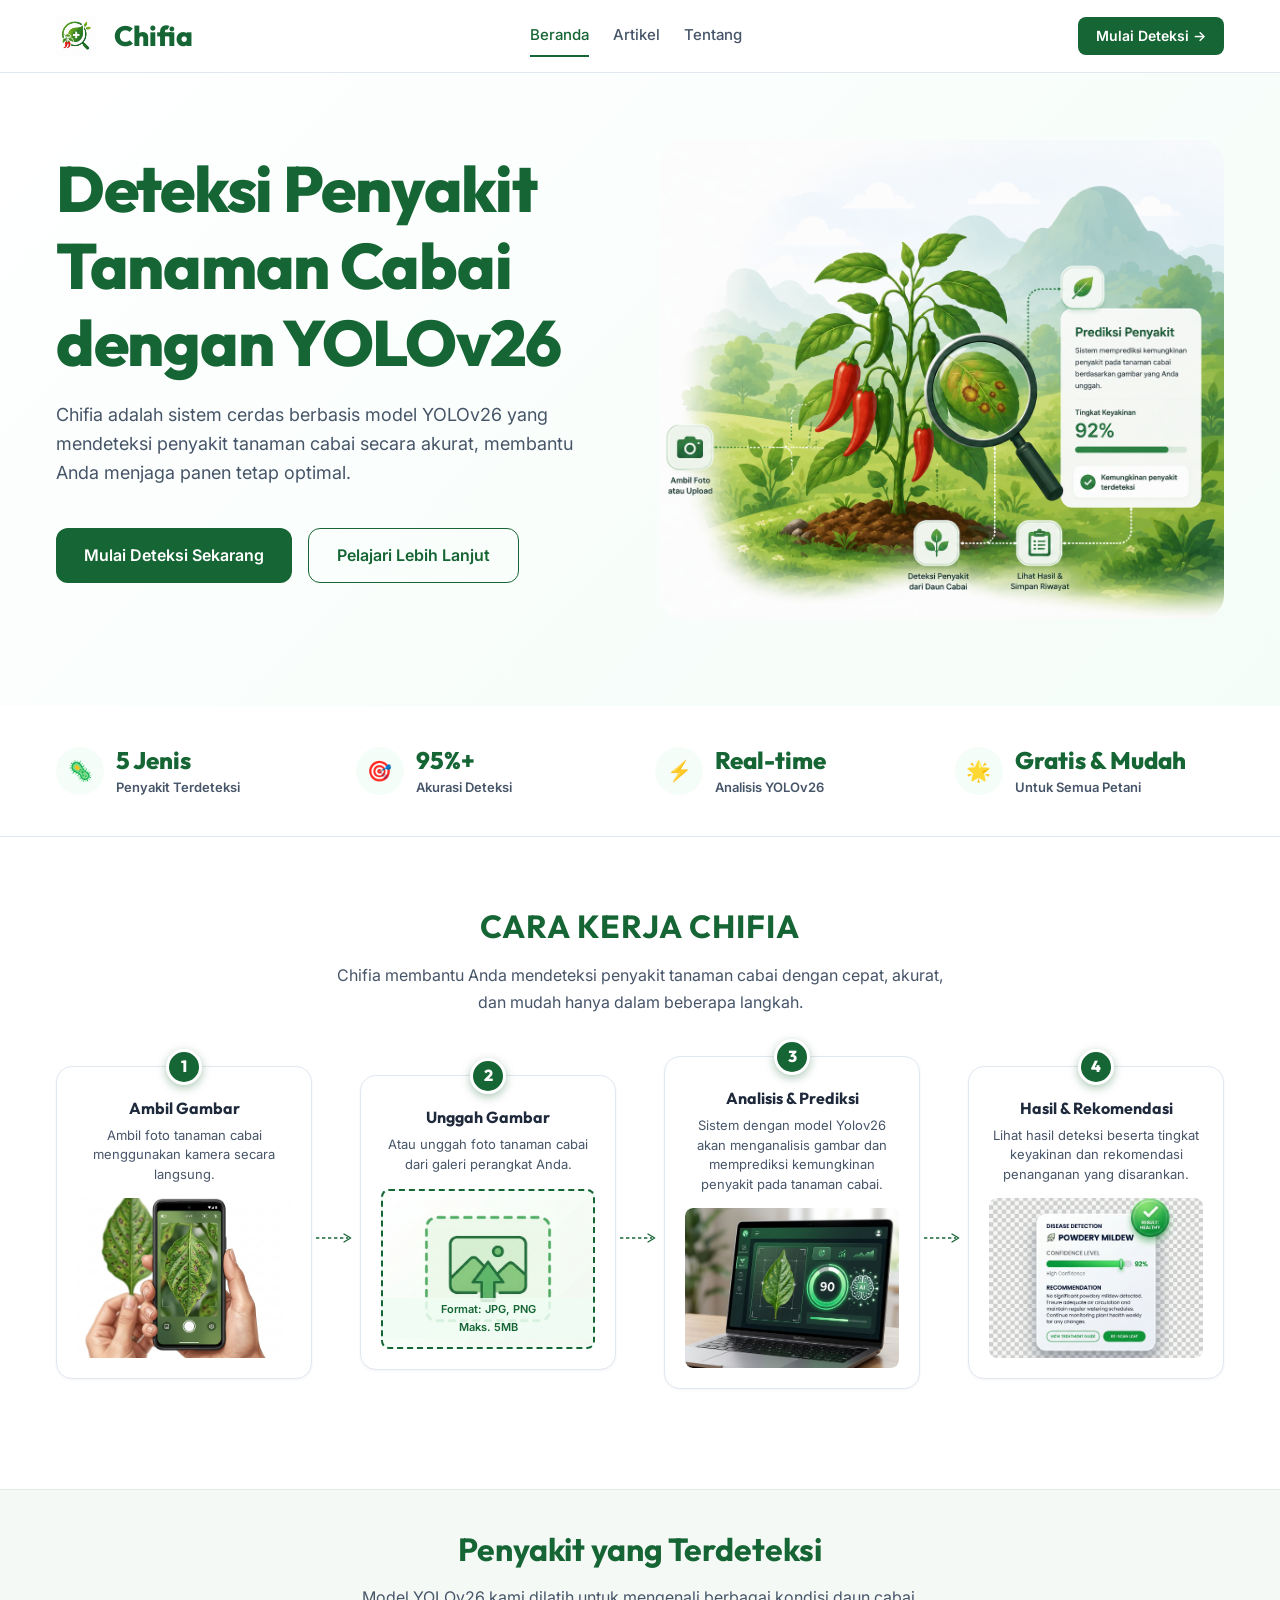
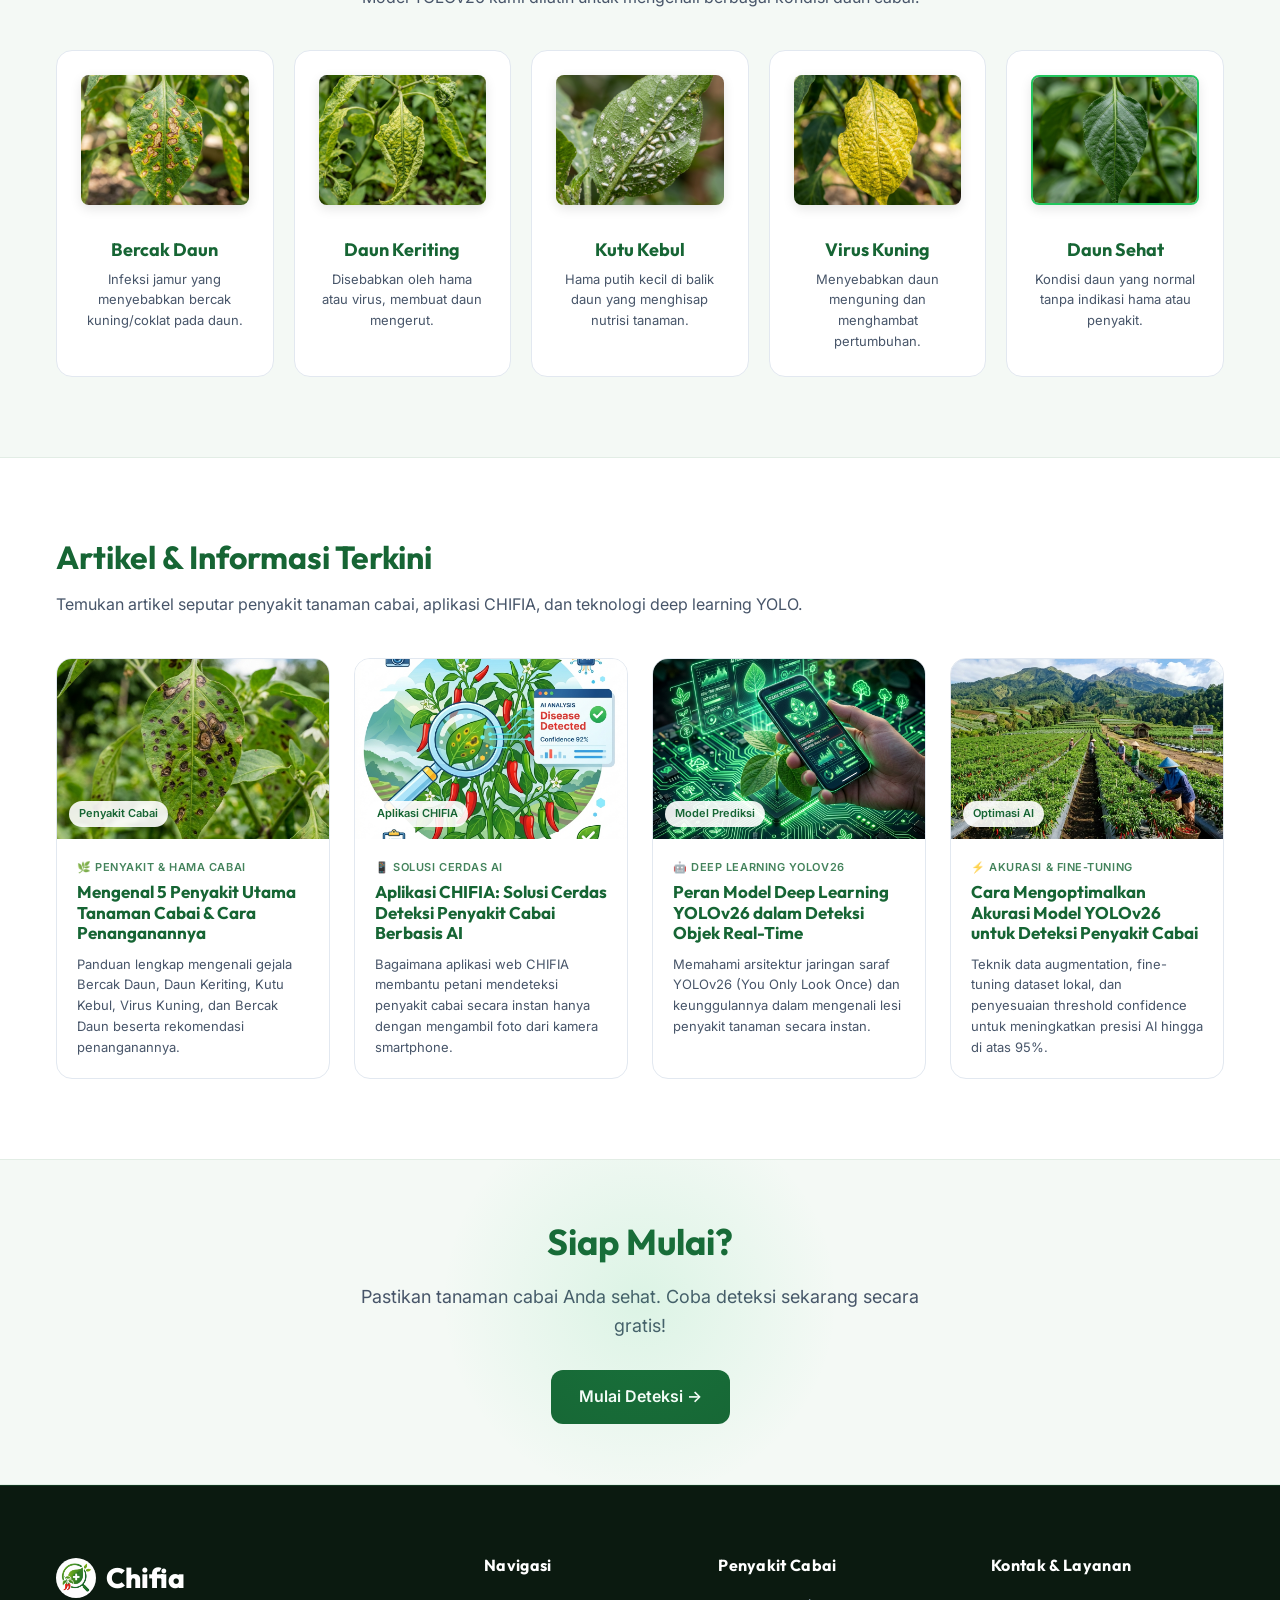
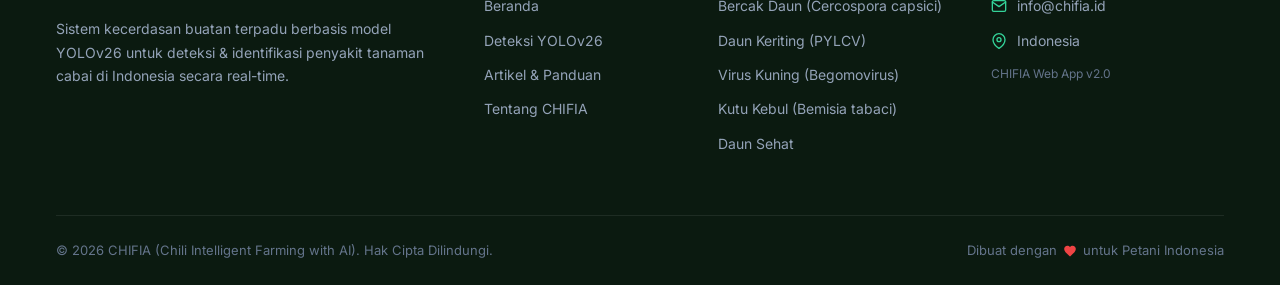
<file: templates/index.html>
<!DOCTYPE html>
<html lang="id">
<head>
  <meta charset="UTF-8"/>
  <meta name="viewport" content="width=device-width, initial-scale=1.0"/>
  <title>CHIFIA — Deteksi Penyakit Tanaman Cabai dengan YOLOv26</title>
  <meta name="description" content="Sistem deteksi penyakit tanaman cabai berbasis YOLOv26. Cepat, akurat, dan mudah digunakan."/>
  <link rel="preconnect" href="https://fonts.googleapis.com"/>
  <link href="https://fonts.googleapis.com/css2?family=Inter:wght@400;500;600;700&family=Outfit:wght@500;600;700;800&display=swap" rel="stylesheet"/>
  <link rel="stylesheet" href="/static/css/landing.css"/>
</head>
<body>
  <!-- NAVBAR -->
  <nav class="navbar">
    <div class="container nav-inner">
      <a href="/" class="nav-brand">
        <div class="brand-logo">
          <img src="/static/img/logo_chifia.png" alt="Chifia Logo" style="width:40px;height:40px;object-fit:contain;"/>
          <span style="font-size:28px; font-weight:800; margin-left:8px;">Chifia</span>
        </div>
      </a>
      <div class="nav-links">
        <a href="/" class="nav-link active">Beranda</a>
        <a href="/#artikel" class="nav-link">Artikel</a>
        <a href="/about" class="nav-link">Tentang</a>
      </div>
      <div class="nav-right">
        <a href="/deteksi" class="btn btn-primary nav-cta">Mulai Deteksi &rarr;</a>
        <button class="nav-hamburger" onclick="toggleMobileMenu()">
          <svg width="24" height="24" viewBox="0 0 24 24" fill="none" stroke="currentColor" stroke-width="2"><path d="M3 12h18M3 6h18M3 18h18"/></svg>
        </button>
      </div>
    </div>
  </nav>

  <!-- MOBILE MENU -->
  <div class="mobile-menu" id="mobileMenu">
    <a href="/" class="mobile-link active">Beranda</a>
    <a href="/#artikel" class="mobile-link">Artikel</a>
    <a href="/about" class="mobile-link">Tentang</a>
    <div class="mobile-cta">
      <a href="/deteksi" class="btn btn-primary">Mulai Deteksi &rarr;</a>
    </div>
  </div>

  <script>
    function toggleMobileMenu() {
      const menu = document.getElementById('mobileMenu');
      menu.classList.toggle('active');
    }
  </script>

  <!-- HERO SECTION -->
  <header class="hero">
    <div class="container hero-inner">
      <div class="hero-content">
        <h1 class="hero-title">Deteksi Penyakit<br/>Tanaman Cabai<br/>dengan YOLOv26</h1>
        <p class="hero-desc">
          Chifia adalah sistem cerdas berbasis model YOLOv26 yang mendeteksi penyakit tanaman cabai secara akurat, membantu Anda menjaga panen tetap optimal.
        </p>
        <div class="hero-actions">
          <a href="/deteksi" class="btn btn-primary btn-lg">Mulai Deteksi Sekarang</a>
          <a href="/about" class="btn btn-outline btn-lg">Pelajari Lebih Lanjut</a>
        </div>
      </div>
      <div class="hero-image">
        <img src="/static/img/hero.png" alt="Chifia YOLOv26 Detection" onerror="this.style.display='none'"/>
      </div>
    </div>
  </header>

  <!-- STATS BAR -->
  <section class="stats-bar">
    <div class="container stats-inner">
      <div class="stat-item">
        <div class="stat-icon">🦠</div>
        <div class="stat-content">
          <h4>5 Jenis</h4>
          <p>Penyakit Terdeteksi</p>
        </div>
      </div>
      <div class="stat-item">
        <div class="stat-icon">🎯</div>
        <div class="stat-content">
          <h4>95%+</h4>
          <p>Akurasi Deteksi</p>
        </div>
      </div>
      <div class="stat-item">
        <div class="stat-icon">⚡</div>
        <div class="stat-content">
          <h4>Real-time</h4>
          <p>Analisis YOLOv26</p>
        </div>
      </div>
      <div class="stat-item">
        <div class="stat-icon">🌟</div>
        <div class="stat-content">
          <h4>Gratis & Mudah</h4>
          <p>Untuk Semua Petani</p>
        </div>
      </div>
    </div>
  </section>

  <!-- HOW IT WORKS — Cara Kerja CHIFIA -->
  <section class="workflow-section" id="cara-kerja">
    <div class="container">
      <div class="section-header">
        <h2 class="workflow-title">CARA KERJA CHIFIA</h2>
        <p class="workflow-subtitle">Chifia membantu Anda mendeteksi penyakit tanaman cabai dengan cepat, akurat,<br/>dan mudah hanya dalam beberapa langkah.</p>
      </div>

      <!-- 4 Steps Grid -->
      <div class="how-steps-new">

        <!-- Step 1 -->
        <div class="how-step-new">
          <div class="step-badge">1</div>
          <h4 class="step-title-new">Ambil Gambar</h4>
          <p class="step-desc-new">Ambil foto tanaman cabai menggunakan kamera secara langsung.</p>
          <div class="step-visual">
            <img src="/static/img/step1_ambil.png" alt="Ambil Gambar dengan Kamera" onerror="this.style.display='none'"/>
          </div>
        </div>

        <!-- Arrow 1 -->
        <div class="step-arrow" aria-hidden="true">
          <svg viewBox="0 0 60 20" fill="none" xmlns="http://www.w3.org/2000/svg">
            <line x1="0" y1="10" x2="48" y2="10" stroke="#166534" stroke-width="2" stroke-dasharray="5 4"/>
            <polyline points="42,4 52,10 42,16" stroke="#166534" stroke-width="2" fill="none" stroke-linecap="round" stroke-linejoin="round"/>
          </svg>
        </div>

        <!-- Step 2 -->
        <div class="how-step-new">
          <div class="step-badge">2</div>
          <h4 class="step-title-new">Unggah Gambar</h4>
          <p class="step-desc-new">Atau unggah foto tanaman cabai dari galeri perangkat Anda.</p>
          <div class="step-visual step-visual-upload">
            <img src="/static/img/step2_unggah.png" alt="Unggah Gambar" onerror="this.style.display='none'"/>
            <div class="upload-label">Format: JPG, PNG<br/>Maks. 5MB</div>
          </div>
        </div>

        <!-- Arrow 2 -->
        <div class="step-arrow" aria-hidden="true">
          <svg viewBox="0 0 60 20" fill="none" xmlns="http://www.w3.org/2000/svg">
            <line x1="0" y1="10" x2="48" y2="10" stroke="#166534" stroke-width="2" stroke-dasharray="5 4"/>
            <polyline points="42,4 52,10 42,16" stroke="#166534" stroke-width="2" fill="none" stroke-linecap="round" stroke-linejoin="round"/>
          </svg>
        </div>

        <!-- Step 3 -->
        <div class="how-step-new">
          <div class="step-badge">3</div>
          <h4 class="step-title-new">Analisis &amp; Prediksi</h4>
          <p class="step-desc-new">Sistem dengan model Yolov26 akan menganalisis gambar dan memprediksi kemungkinan penyakit pada tanaman cabai.</p>
          <div class="step-visual">
            <img src="/static/img/step3_analisis.png" alt="Analisis AI" onerror="this.style.display='none'"/>
          </div>
        </div>

        <!-- Arrow 3 -->
        <div class="step-arrow" aria-hidden="true">
          <svg viewBox="0 0 60 20" fill="none" xmlns="http://www.w3.org/2000/svg">
            <line x1="0" y1="10" x2="48" y2="10" stroke="#166534" stroke-width="2" stroke-dasharray="5 4"/>
            <polyline points="42,4 52,10 42,16" stroke="#166534" stroke-width="2" fill="none" stroke-linecap="round" stroke-linejoin="round"/>
          </svg>
        </div>

        <!-- Step 4 -->
        <div class="how-step-new">
          <div class="step-badge">4</div>
          <h4 class="step-title-new">Hasil &amp; Rekomendasi</h4>
          <p class="step-desc-new">Lihat hasil deteksi beserta tingkat keyakinan dan rekomendasi penanganan yang disarankan.</p>
          <div class="step-visual">
            <img src="/static/img/step4_hasil.png" alt="Hasil Deteksi" onerror="this.style.display='none'"/>
          </div>
        </div>

      </div><!-- end .how-steps-new -->

    </div>
  </section>

  <!-- DISEASES SECTION -->
  <section class="diseases-section" style="padding: 40px 0 80px; background: #f4f9f5; border-top: 1px solid #e2ede5; border-bottom: 1px solid #e2ede5;">
    <div class="container">
      <div class="section-header">
        <h2>Penyakit yang Terdeteksi</h2>
        <p>Model YOLOv26 kami dilatih untuk mengenali berbagai kondisi daun cabai.</p>
      </div>
      <div class="disease-grid">
        <div class="disease-card">
          <div class="disease-icon">
            <img src="/static/img/daun_bercak.png" alt="Bercak Daun" style="width:100%;height:130px;border-radius:8px;object-fit:cover;box-shadow:0 4px 12px rgba(0,0,0,0.1);"/>
          </div>
          <h3>Bercak Daun</h3>
          <p>Infeksi jamur yang menyebabkan bercak kuning/coklat pada daun.</p>
        </div>
        <div class="disease-card">
          <div class="disease-icon">
            <img src="/static/img/daun_keriting.png" alt="Daun Keriting" style="width:100%;height:130px;border-radius:8px;object-fit:cover;box-shadow:0 4px 12px rgba(0,0,0,0.1);"/>
          </div>
          <h3>Daun Keriting</h3>
          <p>Disebabkan oleh hama atau virus, membuat daun mengerut.</p>
        </div>
        <div class="disease-card">
          <div class="disease-icon">
            <img src="/static/img/daun_kutu_kebul.png" alt="Kutu Kebul" style="width:100%;height:130px;border-radius:8px;object-fit:cover;box-shadow:0 4px 12px rgba(0,0,0,0.1);"/>
          </div>
          <h3>Kutu Kebul</h3>
          <p>Hama putih kecil di balik daun yang menghisap nutrisi tanaman.</p>
        </div>
        <div class="disease-card">
          <div class="disease-icon">
            <img src="/static/img/daun_virus_kuning.png" alt="Virus Kuning" style="width:100%;height:130px;border-radius:8px;object-fit:cover;box-shadow:0 4px 12px rgba(0,0,0,0.1);"/>
          </div>
          <h3>Virus Kuning</h3>
          <p>Menyebabkan daun menguning dan menghambat pertumbuhan.</p>
        </div>
        <div class="disease-card">
          <div class="disease-icon">
            <img src="/static/img/daun_sehat.png" alt="Daun Sehat" style="width:100%;height:130px;border-radius:8px;object-fit:cover;box-shadow:0 4px 12px rgba(0,0,0,0.1);border:2px solid #22C55E;"/>
          </div>
          <h3>Daun Sehat</h3>
          <p>Kondisi daun yang normal tanpa indikasi hama atau penyakit.</p>
        </div>
      </div>
    </div>
  </section>

  <!-- ARTICLES -->
  <section class="articles-section" id="artikel">
    <div class="container">
      <div class="section-header split">
        <div>
          <h2>Artikel &amp; Informasi Terkini</h2>
          <p>Temukan artikel seputar penyakit tanaman cabai, aplikasi CHIFIA, dan teknologi deep learning YOLO.</p>
        </div>
      </div>

      <div class="articles-grid">

        <!-- Artikel 1: Penyakit Cabai -->
        <a href="/artikel/1" class="article-card">
          <div class="article-img">
            <span class="article-tag">Penyakit Cabai</span>
            <img src="/static/img/article_anthracnose.png" alt="Penyakit Tanaman Cabai" onerror="this.src='/static/img/hero.png'"/>
          </div>
          <div class="article-content">
            <div class="article-source">🌿 Penyakit &amp; Hama Cabai</div>
            <h3>Mengenal 5 Penyakit Utama Tanaman Cabai &amp; Cara Penanganannya</h3>
            <p>Panduan lengkap mengenali gejala Bercak Daun, Daun Keriting, Kutu Kebul, Virus Kuning, dan Bercak Daun beserta rekomendasi penanganannya.</p>
          </div>
        </a>

        <!-- Artikel 2: Aplikasi CHIFIA -->
        <a href="/artikel/2" class="article-card">
          <div class="article-img">
            <span class="article-tag">Aplikasi CHIFIA</span>
            <img src="/static/img/hero_illustration.png" alt="Aplikasi CHIFIA AI" onerror="this.src='/static/img/hero.png'"/>
          </div>
          <div class="article-content">
            <div class="article-source">📱 Solusi Cerdas AI</div>
            <h3>Aplikasi CHIFIA: Solusi Cerdas Deteksi Penyakit Cabai Berbasis AI</h3>
            <p>Bagaimana aplikasi web CHIFIA membantu petani mendeteksi penyakit cabai secara instan hanya dengan mengambil foto dari kamera smartphone.</p>
          </div>
        </a>

        <!-- Artikel 3: Model YOLOv26 (AI) -->
        <a href="/artikel/3" class="article-card">
          <div class="article-img">
            <span class="article-tag">Model Prediksi</span>
            <img src="/static/img/article_ai.png" alt="Model YOLOv26" onerror="this.src='/static/img/hero.png'"/>
          </div>
          <div class="article-content">
            <div class="article-source">🤖 Deep Learning YOLOv26</div>
            <h3>Peran Model Deep Learning YOLOv26 dalam Deteksi Objek Real-Time</h3>
            <p>Memahami arsitektur jaringan saraf YOLOv26 (You Only Look Once) dan keunggulannya dalam mengenali lesi penyakit tanaman secara instan.</p>
          </div>
        </a>

        <!-- Artikel 4: Optimasi AI -->
        <a href="/artikel/4" class="article-card">
          <div class="article-img">
            <span class="article-tag">Optimasi AI</span>
            <img src="/static/img/article_optimize.png" alt="Optimasi Model YOLOv26" onerror="this.src='/static/img/hero.png'"/>
          </div>
          <div class="article-content">
            <div class="article-source">⚡ Akurasi &amp; Fine-Tuning</div>
            <h3>Cara Mengoptimalkan Akurasi Model YOLOv26 untuk Deteksi Penyakit Cabai</h3>
            <p>Teknik data augmentation, fine-tuning dataset lokal, dan penyesuaian threshold confidence untuk meningkatkan presisi AI hingga di atas 95%.</p>
          </div>
        </a>

      </div>
    </div>
  </section>

  <!-- CTA BOTTOM -->
  <section class="cta-bottom text-center">
    <div class="container" style="max-width: 600px; padding: 60px 0;">
      <h2 style="font-size: clamp(24px, 5vw, 36px); margin-bottom: 20px;">Siap Mulai?</h2>
      <p style="color: var(--text-muted); margin-bottom: 30px; font-size: clamp(15px, 3vw, 18px);">Pastikan tanaman cabai Anda sehat. Coba deteksi sekarang secara gratis!</p>
      <a href="/deteksi" class="btn btn-primary btn-lg">Mulai Deteksi &rarr;</a>
    </div>
  </section>

  <!-- FOOTER -->
  <footer class="footer-landing">
    <div class="container">
      <div class="footer-grid">
        <div class="footer-col brand-col">
          <div class="brand-logo" style="display:flex; align-items:center;">
            <img src="/static/img/logo_chifia.png" alt="Chifia Logo" style="width:40px;height:40px;object-fit:cover;border-radius:50%;"/>
            <span style="font-size:28px; font-family:'Outfit',sans-serif; font-weight:800; color:#ffffff; margin-left:10px;">Chifia</span>
          </div>
          <p>Sistem kecerdasan buatan terpadu berbasis model YOLOv26 untuk deteksi &amp; identifikasi penyakit tanaman cabai di Indonesia secara real-time.</p>
        </div>

        <div class="footer-col">
          <h4>Navigasi</h4>
          <a href="/">Beranda</a>
          <a href="/deteksi">Deteksi YOLOv26</a>
          <a href="/#artikel">Artikel &amp; Panduan</a>
          <a href="/about">Tentang CHIFIA</a>
        </div>

        <div class="footer-col">
          <h4>Penyakit Cabai</h4>
          <a href="/#artikel">Bercak Daun (Cercospora capsici)</a>
          <a href="/#artikel">Daun Keriting (PYLCV)</a>
          <a href="/#artikel">Virus Kuning (Begomovirus)</a>
          <a href="/#artikel">Kutu Kebul (Bemisia tabaci)</a>
          <a href="/#artikel">Daun Sehat</a>
        </div>

        <div class="footer-col contact-col">
          <h4>Kontak &amp; Layanan</h4>
          <p style="display:flex; align-items:center; gap:10px;">
            <svg width="16" height="16" viewBox="0 0 24 24" fill="none" stroke="#34d399" stroke-width="2" stroke-linecap="round" stroke-linejoin="round"><path d="M4 4h16c1.1 0 2 .9 2 2v12c0 1.1-.9 2-2 2H4c-1.1 0-2-.9-2-2V6c0-1.1.9-2 2-2z"/><polyline points="22,6 12,13 2,6"/></svg>
            info@chifia.id
          </p>
          <p style="display:flex; align-items:center; gap:10px;">
            <svg width="16" height="16" viewBox="0 0 24 24" fill="none" stroke="#34d399" stroke-width="2" stroke-linecap="round" stroke-linejoin="round"><path d="M21 10c0 7-9 13-9 13s-9-6-9-13a9 9 0 0 1 18 0z"/><circle cx="12" cy="10" r="3"/></svg>
            Indonesia
          </p>
          <p style="display:flex; align-items:center; gap:10px; font-size:12px; color:#64748b; margin-top:12px;">
            CHIFIA Web App v2.0
          </p>
        </div>
      </div>

      <div class="footer-bottom">
        <p>&copy; 2026 CHIFIA (Chili Intelligent Farming with AI). Hak Cipta Dilindungi.</p>
        <p style="display:flex; align-items:center; gap:6px;">
          Dibuat dengan 
          <svg width="14" height="14" viewBox="0 0 24 24" fill="#ef4444" stroke="none"><path d="M12 21.35l-1.45-1.32C5.4 15.36 2 12.28 2 8.5 2 5.42 4.42 3 7.5 3c1.74 0 3.41.81 4.5 2.09C13.09 3.81 14.76 3 16.5 3 19.58 3 22 5.42 22 8.5c0 3.78-3.4 6.86-8.55 11.54L12 21.35z"/></svg> 
          untuk Petani Indonesia
        </p>
      </div>
    </div>
  </footer>
  <script>
    function toggleMobileMenu() {
      document.getElementById('mobileMenu').classList.toggle('active');
    }
    // Close menu on link click
    document.querySelectorAll('.mobile-link').forEach(function(link) {
      link.addEventListener('click', function() {
        document.getElementById('mobileMenu').classList.remove('active');
      });
    });
    // Navbar scroll effect
    window.addEventListener('scroll', function() {
      var nav = document.querySelector('.navbar');
      if (nav) nav.style.boxShadow = window.scrollY > 10 ? '0 4px 20px rgba(0,0,0,0.08)' : '';
    });
  </script>
</body>
</html>
</file>
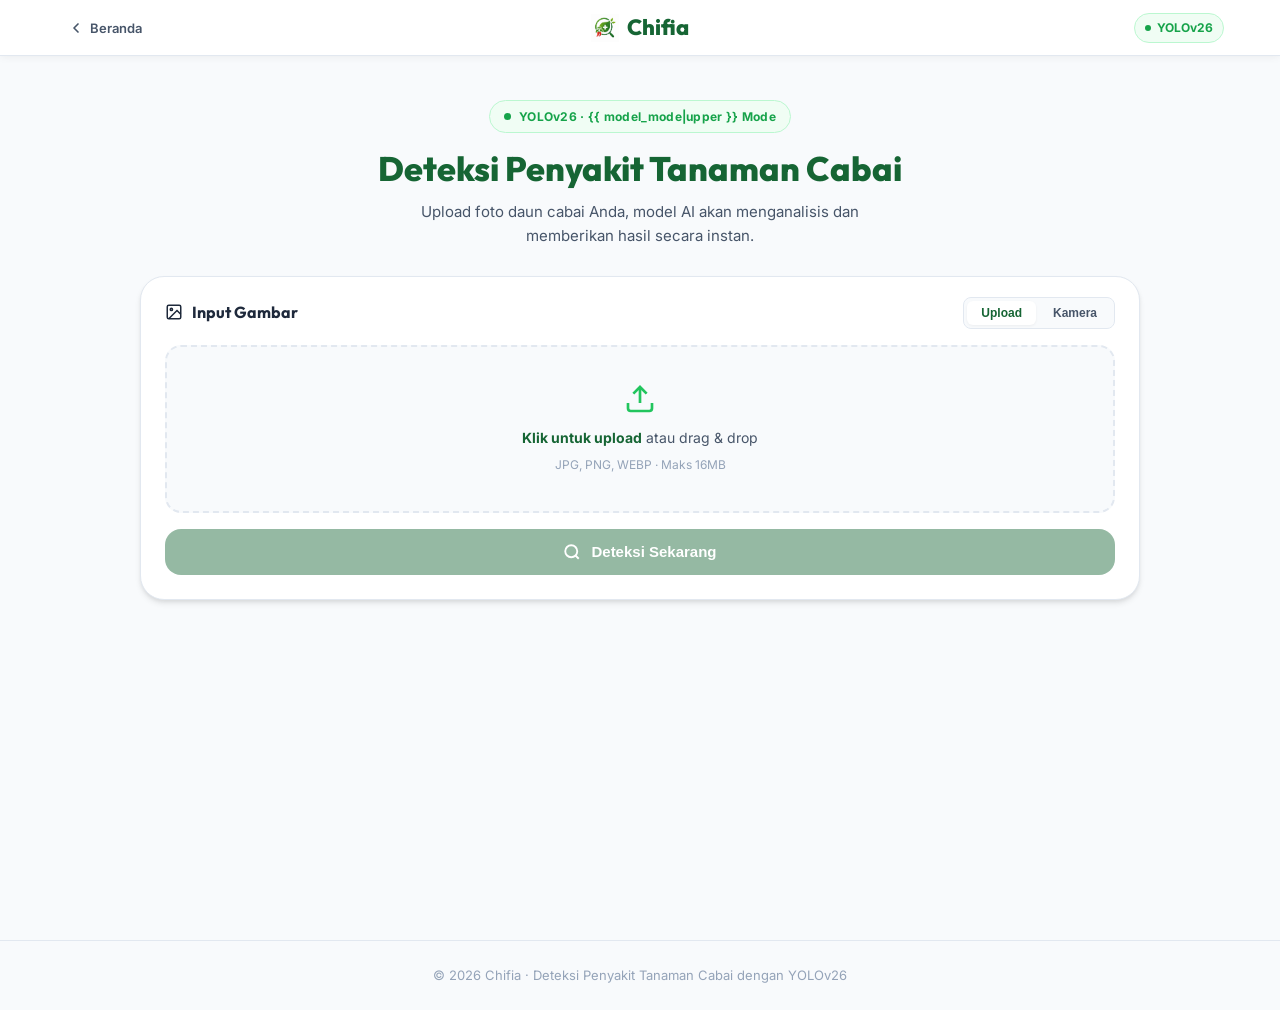
<file: templates/deteksi.html>
<!DOCTYPE html>
<html lang="id">
<head>
  <meta charset="UTF-8"/>
  <meta name="viewport" content="width=device-width, initial-scale=1.0"/>
  <title>Deteksi Penyakit — CHIFIA</title>
  <meta name="description" content="Deteksi penyakit tanaman cabai dengan YOLOv26. Upload foto dan dapatkan hasil analisis instan."/>
  <link rel="preconnect" href="https://fonts.googleapis.com"/>
  <link href="https://fonts.googleapis.com/css2?family=Inter:wght@400;500;600;700&family=Outfit:wght@500;600;700;800&display=swap" rel="stylesheet"/>
  <link rel="stylesheet" href="/static/css/landing.css"/>
  <link rel="stylesheet" href="/static/css/deteksi-light.css?v=3"/>
</head>
<body class="bg-light-theme">

  <!-- MINIMAL TOPBAR (Detection page - focused mode) -->
  <header class="deteksi-topbar">
    <div class="container deteksi-topbar-inner">
      <!-- Back to home -->
      <a href="/" class="topbar-back">
        <svg width="16" height="16" viewBox="0 0 24 24" fill="none" stroke="currentColor" stroke-width="2.5" stroke-linecap="round" stroke-linejoin="round"><polyline points="15 18 9 12 15 6"></polyline></svg>
        Beranda
      </a>
      <!-- Logo center -->
      <a href="/" class="topbar-logo" style="display:inline-flex; align-items:center; gap:8px; text-decoration:none;">
        <img src="/static/img/logo_chifia.png" alt="Chifia Logo" style="width:28px;height:28px;object-fit:contain;"/>
        <span style="font-weight:800; font-size:22px; color:var(--text-primary); font-family:'Outfit',sans-serif;">Chifia</span>
      </a>
      <div class="topbar-mode">
        <span class="badge-dot-sm"></span> YOLOv26
      </div>
    </div>
  </header>


  <!-- MAIN CONTENT -->
  <main class="deteksi-main">
    <div class="container">

      <!-- PAGE HEADER -->
      <div class="deteksi-page-header">
        <div class="deteksi-badge">
          <span class="badge-dot"></span>
          YOLOv26 · {{ model_mode|upper }} Mode
        </div>
        <h1>Deteksi Penyakit Tanaman Cabai</h1>
        <p>Upload foto daun cabai Anda, model AI akan menganalisis dan memberikan hasil secara instan.</p>
      </div>

      <!-- DETECTOR GRID -->
      <div class="detector-grid-light">

        <!-- LEFT: INPUT PANEL -->
        <div class="panel-light" id="inputPanel">
          <div class="panel-header-light">
            <div class="panel-title-light"><svg width="18" height="18" viewBox="0 0 24 24" fill="none" stroke="currentColor" stroke-width="2" style="margin-right:6px;vertical-align:-3px"><rect x="3" y="3" width="18" height="18" rx="2" ry="2"></rect><circle cx="8.5" cy="8.5" r="1.5"></circle><polyline points="21 15 16 10 5 21"></polyline></svg> Input Gambar</div>
            
            <div class="tab-switcher-light">
              <button class="tab-btn-light active" id="tabUpload" onclick="switchTab('upload')">Upload</button>
              <button class="tab-btn-light" id="tabCamera" onclick="switchTab('camera')">Kamera</button>
            </div>
          </div>

          <div class="tab-content-light">
            <div id="dropzoneContainer">
              <input type="file" id="fileInput" accept="image/*" style="display:none" onchange="handleFileSelect(event)">
              
              <!-- Upload Mode -->
              <div class="dropzone-light" id="dropzoneArea" onclick="document.getElementById('fileInput').click()" ondragover="handleDragOver(event)" ondragleave="handleDragLeave(event)" ondrop="handleDrop(event)">
                <div class="dropzone-icon-light">
                  <svg width="32" height="32" viewBox="0 0 24 24" fill="none" stroke="#22C55E" stroke-width="2"><path d="M21 15v4a2 2 0 0 1-2 2H5a2 2 0 0 1-2-2v-4"></path><polyline points="17 8 12 3 7 8"></polyline><line x1="12" y1="3" x2="12" y2="15"></line></svg>
                </div>
                <div class="dropzone-text-light"><strong>Klik untuk upload</strong> atau drag & drop</div>
                <div class="dropzone-hint-light">JPG, PNG, WEBP · Maks 16MB</div>
              </div>
              
              <!-- Preview Mode -->
              <div class="preview-container-light" id="previewContainer" style="display:none">
                <img id="previewImg" class="preview-img-light" />
                <button class="btn-clear-light" onclick="clearUpload()">✕ Batal</button>
              </div>
            </div>

            <!-- Camera Mode -->
            <div id="cameraContent" style="display:none">
              <div class="camera-container-light">
                <div class="camera-placeholder" id="cameraPlaceholder">
                  <div style="text-align:center;color:#64748b">
                    <svg width="32" height="32" viewBox="0 0 24 24" fill="none" stroke="currentColor" stroke-width="2" style="margin-bottom:10px"><path d="M23 19a2 2 0 0 1-2 2H3a2 2 0 0 1-2-2V8a2 2 0 0 1 2-2h4l2-3h6l2 3h4a2 2 0 0 1 2 2z"></path><circle cx="12" cy="13" r="4"></circle></svg>
                    <div style="font-size:13px">Klik tombol di bawah untuk mengaktifkan kamera</div>
                  </div>
                </div>
                
                <video id="cameraVideo" class="camera-video-light" autoplay playsinline style="display:none"></video>
                <div class="camera-overlay-light" id="cameraOverlay" style="display:none">
                  <div class="camera-frame-light"></div>
                </div>
                <canvas id="cameraCanvas" style="display:none"></canvas>
                
                <div class="camera-captured-light" id="cameraCaptured" style="display:none">
                  <img id="capturedImg" style="width:100%;display:block;max-height:300px;object-fit:cover"/>
                  <button class="btn btn-outline" style="position:absolute;bottom:12px;right:12px;padding:6px 14px;font-size:12px;background:rgba(255,255,255,0.95)" onclick="retakePhoto()">🔄 Foto Ulang</button>
                </div>
              </div>
              
              <div class="camera-controls-light">
                <button class="btn btn-primary" id="btnStartCam" onclick="startCamera()" style="flex:1;padding:12px"><svg width="18" height="18" viewBox="0 0 24 24" fill="none" stroke="currentColor" stroke-width="2.5"><path d="M23 19a2 2 0 0 1-2 2H3a2 2 0 0 1-2-2V8a2 2 0 0 1 2-2h4l2-3h6l2 3h4a2 2 0 0 1 2 2z"></path><circle cx="12" cy="13" r="4"></circle></svg> Buka Kamera</button>
                <button class="btn btn-primary" id="btnCapture" onclick="capturePhoto()" style="display:none;flex:1;background:#166534;border-color:#166534"><svg width="18" height="18" viewBox="0 0 24 24" fill="none" stroke="currentColor" stroke-width="2.5"><circle cx="12" cy="12" r="10"></circle><circle cx="12" cy="12" r="3"></circle></svg> Ambil Foto</button>
                <button class="btn btn-outline" id="btnStopCam" onclick="stopCamera()" style="display:none;flex:1;color:#ef4444;border-color:#ef4444">⏹ Stop</button>
              </div>
            </div>
          </div>
          
          <div style="padding:0 24px 24px">
            <button class="btn btn-primary btn-detect-main" id="btnDetect" onclick="runDetection()" disabled>
              <svg width="18" height="18" viewBox="0 0 24 24" fill="none" stroke="currentColor" stroke-width="2.5"><circle cx="11" cy="11" r="8"></circle><line x1="21" y1="21" x2="16.65" y2="16.65"></line></svg>
              Deteksi Sekarang
            </button>
          </div>
        </div>

        <!-- RIGHT: RESULT PANEL -->
        <div class="panel-light result-panel-light" id="resultPanel" style="display:none">


          <!-- LOADING STATE -->
          <div id="loadingState" style="display:none;flex-direction:column;align-items:center;justify-content:center;padding:60px 24px;text-align:center;min-height:400px">
            <div class="loader-ring-light" style="margin-bottom:20px"></div>
            <div style="font-family:'Outfit',sans-serif;font-size:18px;font-weight:700;margin-bottom:8px">Menganalisis...</div>
            <div style="font-size:13px;color:#64748b">Model YOLOv26 sedang memproses gambar</div>
          </div>

          <!-- RESULT STATE -->
          <div id="resultState" style="display:none;padding:20px 24px">
            <h4 style="font-family:'Outfit',sans-serif;font-size:24px;font-weight:800;color:#16a34a;margin-bottom:20px;text-align:center;">Hasil Prediksi</h4>
            <div class="result-header-light" id="resultHeader"></div>
            
            <div class="result-content-grid">
              <!-- Left: Image -->
              <div style="position:relative">
                <img id="annotatedImg" style="width:100%;border-radius:12px;border:1px solid #e2e8f0;display:block;background:#f8fafc;max-height:360px;object-fit:contain" alt="Hasil Deteksi"/>
                <div style="position:absolute;bottom:10px;left:50%;transform:translateX(-50%);background:rgba(255,255,255,0.95);color:#16a34a;padding:4px 14px;border-radius:20px;font-size:11px;font-weight:700;box-shadow:0 2px 8px rgba(0,0,0,0.1);border:1px solid #bbf7d0;white-space:nowrap">📸 Hasil YOLOv26</div>
              </div>
              
              <!-- Right: Detections List -->
              <div>
                <div class="detections-list-light" id="detectionsList"></div>
              </div>
            </div>

            <button class="btn btn-outline" style="width:100%;margin-top:16px" onclick="resetResult()">🔄 Deteksi Baru</button>
          </div>

        </div>

      </div><!-- end detector-grid -->
    </div><!-- end container -->
  </main>

  <!-- SIMPLE FOOTER -->
  <footer style="background:#f8fafc;border-top:1px solid #e2e8f0;padding:24px;text-align:center;margin-top:40px">
    <p style="font-size:13px;color:#94a3b8">© 2026 Chifia · Deteksi Penyakit Tanaman Cabai dengan YOLOv26</p>
  </footer>

  <script src="/static/js/app.js?v=9"></script>
</body>
</html>
</file>
<file: static/css/landing.css>
/* ============================================================
   CHIFIA — Landing Page CSS (Clean Light Green Theme)
   ============================================================ */

@import url('https://fonts.googleapis.com/css2?family=Inter:wght@400;500;600;700&family=Outfit:wght@500;600;700;800&display=swap');

:root {
  --primary-green: #166534; /* Darker green for text/buttons */
  --primary-light: #22C55E; /* Accent green */
  --bg-white: #ffffff;
  --bg-light: #f8fafc; /* Very light gray/blue for sections */
  --bg-cream: #f4fdf8; /* Very light green tint */
  --text-main: #1e293b;
  --text-muted: #475569;
  --text-light: #94a3b8;
  --border-color: #e2e8f0;
  --radius-sm: 8px;
  --radius-md: 16px;
  --radius-lg: 24px;
  --shadow-sm: 0 1px 3px rgba(0,0,0,0.05);
  --shadow-md: 0 4px 6px -1px rgba(0,0,0,0.1), 0 2px 4px -1px rgba(0,0,0,0.06);
  --shadow-lg: 0 10px 15px -3px rgba(0,0,0,0.1), 0 4px 6px -2px rgba(0,0,0,0.05);
  --transition: all 0.3s ease;
}

* { box-sizing: border-box; margin: 0; padding: 0; }

body {
  font-family: 'Inter', sans-serif;
  color: var(--text-main);
  background-color: var(--bg-white);
  line-height: 1.6;
  overflow-x: hidden;
}

h1, h2, h3, h4, h5, h6 {
  font-family: 'Outfit', sans-serif;
  color: var(--primary-green);
  line-height: 1.2;
}

a { text-decoration: none; color: inherit; }
.container { max-width: 1200px; margin: 0 auto; padding: 0 16px; }
.text-center { text-align: center; }

/* Buttons */
.btn {
  display: inline-flex; align-items: center; justify-content: center;
  padding: 10px 20px; border-radius: var(--radius-sm);
  font-weight: 600; font-size: 15px; cursor: pointer;
  transition: var(--transition); border: none; gap: 8px;
}
.btn-primary {
  background-color: var(--primary-green); color: white;
}
.btn-primary:hover { background-color: #14532d; box-shadow: var(--shadow-md); }
.btn-outline {
  background-color: transparent; border: 1.5px solid var(--primary-green);
  color: var(--primary-green);
}
.btn-outline:hover { background-color: rgba(22, 101, 52, 0.05); }
.btn-lg { padding: 14px 28px; font-size: 16px; border-radius: 12px; }
.btn { white-space: nowrap; }

/* Navbar */
.navbar {
  position: fixed; top: 0; left: 0; right: 0;
  background-color: rgba(255, 255, 255, 0.95); backdrop-filter: blur(10px);
  border-bottom: 1px solid var(--border-color); z-index: 1000;
}
.nav-inner {
  display: flex; align-items: center; justify-content: space-between; height: 72px;
}
.nav-brand .brand-logo {
  display: flex; align-items: center; gap: 10px;
  font-family: 'Outfit', sans-serif; font-size: 22px; font-weight: 700;
  color: var(--primary-green);
}
.nav-links { display: flex; gap: 24px; }
.nav-link {
  font-weight: 500; font-size: 15px; color: var(--text-muted);
  padding: 8px 0; border-bottom: 2px solid transparent; transition: var(--transition);
}
.nav-link:hover, .nav-link.active { color: var(--primary-green); border-bottom-color: var(--primary-green); }
.nav-right { display: flex; align-items: center; gap: 16px; }
.nav-cta { font-size: 14px; padding: 8px 18px; }

/* Hamburger Menu */
.nav-hamburger {
  display: none;
  background: none;
  border: none;
  color: var(--text-main);
  cursor: pointer;
  padding: 4px;
}
.mobile-menu {
  display: none;
  flex-direction: column;
  background-color: var(--bg-white);
  position: fixed;
  top: 72px;
  left: 0;
  right: 0;
  padding: 20px;
  border-bottom: 1px solid var(--border-color);
  box-shadow: var(--shadow-md);
  z-index: 999;
}
.mobile-menu.active {
  display: flex;
}
.mobile-link {
  padding: 12px 0;
  font-size: 16px;
  font-weight: 500;
  color: var(--text-main);
  border-bottom: 1px solid var(--border-color);
}
.mobile-link:last-of-type { border-bottom: none; margin-bottom: 16px; }
.mobile-cta { width: 100%; text-align: center; }

/* Hero Section */
.hero {
  padding: 140px 0 80px;
  background: linear-gradient(135deg, var(--bg-white) 0%, var(--bg-cream) 100%);
  position: relative; overflow: hidden;
}
.hero-inner {
  display: flex; align-items: center; justify-content: space-between; gap: 40px;
}
.hero-content { flex: 1; max-width: 600px; }
.hero-title { font-size: clamp(28px, 5vw, 64px); font-weight: 800; margin-bottom: 20px; letter-spacing: -0.02em; }
.hero-desc { font-size: clamp(15px, 2vw, 18px); color: var(--text-muted); margin-bottom: 40px; }
.hero-actions { display: flex; gap: 16px; margin-bottom: 32px; flex-wrap: wrap; }
.hero-image { flex: 1; position: relative; }
.hero-image img { width: 100%; max-width: 600px; height: auto; border-radius: var(--radius-lg); }

/* Stats Bar */
.stats-bar { padding: 40px 0; background-color: var(--bg-white); border-bottom: 1px solid var(--border-color); }
.stats-inner { display: grid; grid-template-columns: repeat(4, 1fr); gap: 30px; }
.stat-item { display: flex; align-items: center; gap: 12px; }
.stat-icon {
  width: 48px; height: 48px; border-radius: 50%; background-color: var(--bg-cream);
  display: flex; align-items: center; justify-content: center; font-size: 20px; color: var(--primary-green);
  flex-shrink: 0;
}
.stat-content h4 { font-size: clamp(18px, 2.5vw, 24px); font-weight: 800; margin-bottom: 4px; }
.stat-content p { font-size: 13px; font-weight: 600; color: var(--text-muted); line-height: 1.3; }

/* Section Common */
.section-header { margin-bottom: 40px; text-align: center; max-width: 700px; margin-inline: auto; }
.section-header.split { display: flex; justify-content: space-between; align-items: flex-end; text-align: left; max-width: 100%; }
.section-header h2 { font-size: clamp(22px, 4vw, 32px); font-weight: 700; margin-bottom: 16px; }
.section-header p { font-size: clamp(14px, 2vw, 16px); color: var(--text-muted); }

/* =========================================================
   HOW IT WORKS — New 4-step illustrated design
   ========================================================= */
.workflow-section {
  padding: 70px 0 60px;
  background-color: var(--bg-white);
}

/* Section title overrides */
.workflow-title {
  font-size: clamp(26px, 4vw, 40px);
  font-weight: 900;
  letter-spacing: 0.03em;
  text-transform: uppercase;
  color: var(--primary-green);
  margin-bottom: 14px;
}
.workflow-subtitle {
  font-size: 16px;
  color: var(--text-muted);
  line-height: 1.7;
}

/* Steps row: 4 cards + 3 arrows */
.how-steps-new {
  display: grid;
  grid-template-columns: 1fr 48px 1fr 48px 1fr 48px 1fr;
  align-items: center;
  gap: 0;
  margin-bottom: 40px;
}

/* Individual step card */
.how-step-new {
  background: #fff;
  border: 1.5px solid var(--border-color);
  border-radius: var(--radius-md);
  padding: 28px 20px 20px;
  text-align: center;
  position: relative;
  transition: var(--transition);
  box-shadow: var(--shadow-sm);
}
.how-step-new:hover {
  border-color: var(--primary-green);
  box-shadow: 0 8px 28px rgba(22,101,52,0.12);
  transform: translateY(-5px);
}

/* Numbered badge */
.step-badge {
  position: absolute;
  top: -18px;
  left: 50%;
  transform: translateX(-50%);
  width: 36px;
  height: 36px;
  background: var(--primary-green);
  color: #fff;
  border-radius: 50%;
  display: flex;
  align-items: center;
  justify-content: center;
  font-family: 'Outfit', sans-serif;
  font-weight: 800;
  font-size: 16px;
  box-shadow: 0 3px 10px rgba(22,101,52,0.35);
  border: 3px solid #fff;
}

.step-title-new {
  font-size: clamp(14px, 2vw, 16px);
  font-weight: 700;
  color: var(--text-main);
  margin-bottom: 8px;
  margin-top: 4px;
}
.step-desc-new {
  font-size: clamp(12px, 1.5vw, 13px);
  color: var(--text-muted);
  line-height: 1.5;
  margin-bottom: 14px;
  min-height: 40px;
}

/* Visual image area */
.step-visual {
  border-radius: var(--radius-sm);
  overflow: hidden;
  background: var(--bg-cream);
  height: 160px;
  display: flex;
  flex-direction: column;
  align-items: center;
  justify-content: center;
  position: relative;
}
.step-visual img {
  width: 100%;
  height: 100%;
  object-fit: cover;
  border-radius: var(--radius-sm);
}
/* Upload step has dashed border */
.step-visual-upload {
  border: 2px dashed var(--primary-green);
  background: #f0fdf4;
}
.upload-label {
  position: absolute;
  bottom: 8px;
  left: 0; right: 0;
  text-align: center;
  font-size: 11px;
  font-weight: 600;
  color: var(--primary-green);
  background: rgba(240,253,244,0.85);
  padding: 3px 0;
}

/* Arrow connector */
.step-arrow {
  display: flex;
  align-items: center;
  justify-content: center;
  padding: 0 4px;
  padding-top: 30px; /* align with middle of card after badge */
}
.step-arrow svg {
  width: 100%;
  height: 20px;
}

/* =========================================================
   BOTTOM BANNER — "Deteksi cepat, tanaman sehat"
   ========================================================= */
.workflow-banner {
  border-radius: var(--radius-md);
  overflow: hidden;
  display: flex;
  align-items: stretch;
  min-height: 160px;
  background: var(--bg-cream);
  border: 1px solid var(--border-color);
  box-shadow: var(--shadow-sm);
}
.workflow-banner-img {
  flex: 0 0 42%;
  overflow: hidden;
  position: relative;
}
.workflow-banner-img img {
  width: 100%;
  height: 100%;
  object-fit: cover;
  display: block;
}
.workflow-banner-text {
  flex: 1;
  display: flex;
  align-items: center;
  gap: 20px;
  padding: 28px 36px;
}
.banner-icon-wrap {
  flex-shrink: 0;
  width: 56px;
  height: 56px;
  border-radius: 50%;
  background: var(--primary-green);
  color: #fff;
  display: flex;
  align-items: center;
  justify-content: center;
  box-shadow: 0 4px 14px rgba(22,101,52,0.3);
}
.banner-headline {
  font-size: 22px;
  font-weight: 800;
  color: var(--primary-green);
  margin-bottom: 8px;
}
.banner-desc {
  font-size: 14px;
  color: var(--text-muted);
  line-height: 1.6;
}

/* Diseases Grid */
.disease-grid {
  display: grid;
  grid-template-columns: repeat(auto-fit, minmax(200px, 1fr));
  gap: 20px;
}
.disease-card {
  background: var(--bg-white);
  padding: 24px;
  border-radius: var(--radius-md);
  border: 1px solid var(--border-color);
  text-align: center;
  transition: var(--transition);
}
.disease-card:hover {
  border-color: var(--primary-green);
  box-shadow: var(--shadow-md);
}
.disease-icon {
  font-size: 40px;
  margin-bottom: 16px;
}
.disease-card h3 { font-size: clamp(15px, 2vw, 18px); margin-bottom: 8px; }
.disease-card p { font-size: clamp(12px, 1.5vw, 13px); color: var(--text-muted); }

/* Articles */
.articles-section { padding: 80px 0; background-color: var(--bg-white); }
.articles-grid { display: grid; grid-template-columns: repeat(auto-fit, minmax(260px, 1fr)); gap: 24px; }
.article-card {
  border: 1px solid var(--border-color); border-radius: var(--radius-md);
  overflow: hidden; transition: var(--transition); display: flex; flex-direction: column;
}
.article-card:hover { box-shadow: var(--shadow-md); transform: translateY(-4px); }
.article-img { position: relative; height: 180px; overflow: hidden; background: var(--bg-cream); }
.article-img img { width: 100%; height: 100%; object-fit: cover; transition: transform 0.5s; }
.article-card:hover .article-img img { transform: scale(1.05); }
.article-tag {
  position: absolute; bottom: 12px; left: 12px; background: rgba(255,255,255,0.9);
  padding: 4px 10px; border-radius: 20px; font-size: 11px; font-weight: 600; color: var(--primary-green);
}
.article-content { padding: 20px; flex: 1; display: flex; flex-direction: column; }
.article-source {
  font-size: 11px;
  font-weight: 600;
  color: var(--primary-green);
  text-transform: uppercase;
  letter-spacing: 0.05em;
  margin-bottom: 6px;
  opacity: 0.8;
}
.article-content h3 { font-size: clamp(14px, 2vw, 17px); margin-bottom: 10px; }
.article-content p { font-size: clamp(12px, 1.5vw, 13px); color: var(--text-muted); flex: 1; }

/* Premium Dark Footer */
.footer-landing {
  background-color: #0b1a10;
  color: #e2e8f0;
  padding: 70px 0 24px;
  border-top: 1px solid rgba(46, 204, 113, 0.15);
}
.footer-grid {
  display: grid;
  grid-template-columns: 2fr 1fr 1.2fr 1.2fr;
  gap: 40px;
  margin-bottom: 48px;
}
.brand-col p {
  font-size: 14px;
  color: #94a3b8;
  line-height: 1.7;
  margin-top: 16px;
  margin-bottom: 20px;
}
.footer-status-badge {
  display: inline-flex;
  align-items: center;
  gap: 8px;
  background: rgba(16, 185, 129, 0.1);
  border: 1px solid rgba(16, 185, 129, 0.25);
  color: #34d399;
  font-size: 12px;
  font-weight: 600;
  padding: 6px 14px;
  border-radius: 20px;
}
.footer-col h4 {
  font-size: 16px;
  font-weight: 700;
  margin-bottom: 20px;
  color: #ffffff;
  letter-spacing: 0.02em;
}
.footer-col a {
  display: block;
  color: #94a3b8;
  margin-bottom: 12px;
  font-size: 14px;
  transition: all 0.2s ease;
  text-decoration: none;
}
.footer-col a:hover {
  color: #34d399;
  transform: translateX(4px);
}
.contact-col p {
  font-size: 14px;
  color: #94a3b8;
  margin-bottom: 12px;
  line-height: 1.6;
}
.footer-bottom {
  display: flex;
  align-items: center;
  justify-content: space-between;
  padding-top: 24px;
  border-top: 1px solid rgba(255, 255, 255, 0.08);
  font-size: 13px;
  color: #64748b;
}

/* CTA Bottom Section */
.cta-bottom {
  background: #f4f9f5;
  border-top: 1px solid #e2ede5;
  border-bottom: 1px solid #e2ede5;
  position: relative;
  overflow: hidden;
}
.cta-bottom::before {
  content: '';
  position: absolute;
  top: -60px;
  left: 50%;
  transform: translateX(-50%);
  width: 400px;
  height: 400px;
  background: radial-gradient(circle, rgba(46,204,113,0.12) 0%, transparent 70%);
  pointer-events: none;
}

/* About & Developer Profiles (Light Theme Aligned) */
.about-hero-section {
  padding: 100px 0 16px;
  background: var(--bg-cream);
  text-align: center;
  padding-left: 16px;
  padding-right: 16px;
}
.opsi-badge {
  display: inline-flex;
  align-items: center;
  gap: 8px;
  background: rgba(46, 204, 113, 0.12);
  border: 1px solid rgba(46, 204, 113, 0.3);
  color: var(--primary-green);
  font-size: 13px;
  font-weight: 700;
  padding: 6px 16px;
  border-radius: 50px;
  margin-bottom: 14px;
}
.about-opsi-card {
  background: var(--bg-white);
  border: 1px solid var(--border-color);
  border-radius: var(--radius-md);
  padding: 20px 32px 28px;
  margin-bottom: 0;
  box-shadow: var(--shadow-sm);
  position: relative;
  overflow: hidden;
}
.about-opsi-card::before {
  content: '';
  position: absolute;
  top: 0;
  left: 0;
  width: 6px;
  height: 100%;
  background: var(--primary-green);
}
.about-opsi-grid {
  display: grid;
  grid-template-columns: 1.5fr 1fr;
  gap: 28px;
  align-items: center;
}
.about-opsi-text h3 {
  font-size: 27px;
  font-weight: 800;
  color: var(--text-main);
  margin-bottom: 20px;
}
.about-opsi-text p {
  font-size: 14.5px;
  color: var(--text-muted);
  line-height: 1.65;
  margin-bottom: 10px;
}
.about-opsi-text p:last-child {
  margin-bottom: 0;
}
.disease-tag-row {
  display: flex;
  flex-wrap: wrap;
  gap: 7px;
  margin-bottom: 10px;
}
.disease-tag {
  display: inline-flex;
  align-items: center;
  gap: 5px;
  font-size: 12.5px;
  font-weight: 600;
  color: var(--text-main);
  background: var(--bg-cream);
  border: 1px solid var(--border-color);
  border-radius: 20px;
  padding: 4px 12px;
  white-space: nowrap;
}
.disease-tag em {
  font-style: italic;
  font-weight: 400;
  color: var(--text-muted);
}
.opsi-highlight-box {
  background: rgba(46, 204, 113, 0.06);
  border: 1px solid rgba(46, 204, 113, 0.2);
  border-radius: var(--radius-sm);
  padding: 18px 20px;
  display: flex;
  flex-direction: column;
  gap: 8px;
}
.opsi-stat-item {
  display: flex;
  flex-direction: column;
  gap: 3px;
  padding-bottom: 10px;
  border-bottom: 1px dashed rgba(0,0,0,0.08);
}
.opsi-stat-item:last-child {
  border-bottom: none;
  padding-bottom: 0;
}
.opsi-stat-label {
  font-size: 11.5px;
  color: var(--text-muted);
  font-weight: 600;
  text-transform: uppercase;
  letter-spacing: 0.5px;
}
.opsi-stat-value {
  font-size: 13.5px;
  font-weight: 700;
  color: var(--text-main);
  line-height: 1.4;
}
.opsi-metrics-block {
  border-bottom: none !important;
  padding-bottom: 0 !important;
}
.opsi-metrics-grid {
  display: grid;
  grid-template-columns: 1fr 1fr;
  gap: 8px;
  margin-top: 6px;
}
.opsi-metric-chip {
  background: rgba(46, 204, 113, 0.1);
  border: 1px solid rgba(46, 204, 113, 0.25);
  border-radius: 10px;
  padding: 8px 10px;
  display: flex;
  flex-direction: column;
  align-items: center;
  gap: 2px;
  text-align: center;
}
.metric-num {
  font-size: 17px;
  font-weight: 800;
  color: var(--primary-green);
  line-height: 1;
}
.metric-lbl {
  font-size: 10px;
  font-weight: 600;
  color: var(--text-muted);
  text-transform: uppercase;
  letter-spacing: 0.4px;
}

.developers-section {
  padding: 40px 0 52px;
  background: var(--bg-white);
}
.developer-profile-grid {
  display: grid;
  grid-template-columns: repeat(auto-fit, minmax(280px, 1fr));
  gap: 20px;
  margin-top: 0;
}
.developer-profile-card {
  background: var(--bg-white);
  border: 1px solid var(--border-color);
  border-radius: var(--radius-md);
  padding: 24px;
  transition: var(--transition);
  box-shadow: var(--shadow-sm);
  display: flex;
  flex-direction: column;
}
.developer-profile-card:hover {
  border-color: var(--primary-green);
  transform: translateY(-4px);
  box-shadow: var(--shadow-md);
}
.dev-avatar-header {
  display: flex;
  align-items: center;
  gap: 14px;
  margin-bottom: 14px;
}
.dev-avatar-circle {
  width: 56px;
  height: 56px;
  border-radius: 50%;
  background: var(--bg-cream);
  border: 2px solid var(--primary-green);
  display: flex;
  align-items: center;
  justify-content: center;
  font-size: 24px;
  flex-shrink: 0;
  overflow: hidden;
}
.dev-avatar-circle img {
  width: 100%;
  height: 100%;
  object-fit: cover;
}
.dev-name-title h4 {
  font-size: 18px;
  font-weight: 800;
  color: var(--text-main);
  margin-bottom: 4px;
}
.dev-tag {
  display: inline-block;
  font-size: 11px;
  font-weight: 700;
  color: var(--primary-green);
  background: rgba(46, 204, 113, 0.1);
  padding: 3px 10px;
  border-radius: 20px;
}
.dev-bio {
  font-size: 14px;
  color: var(--text-muted);
  line-height: 1.7;
  flex: 1;
}


/* ── RESPONSIVE ── */
@media (max-width: 1024px) {
  .hero-inner { flex-direction: column; text-align: center; }
  .hero-actions { justify-content: center; }
  .how-steps-new {
    grid-template-columns: 1fr 1fr;
    gap: 40px 20px;
  }
  .step-arrow { display: none; }
  .workflow-banner { flex-direction: column; }
  .workflow-banner-img { flex: 0 0 220px; height: 220px; }
  .about-opsi-grid { grid-template-columns: 1fr; }
  .footer-grid { grid-template-columns: repeat(2, 1fr); gap: 24px; }
}

@media (max-width: 768px) {
  .nav-links, .nav-cta { display: none; }
  .nav-hamburger { display: flex; }
  .nav-inner { height: 64px; }
  .hero { padding: 96px 0 56px; }
  .hero-inner { flex-direction: column; text-align: center; gap: 28px; }
  .hero-image img { max-width: 100%; }
  .how-steps-new { grid-template-columns: 1fr; gap: 36px; }
  .step-arrow { display: none; }
  .step-visual { height: 140px; }
  .footer-grid { grid-template-columns: repeat(2, 1fr); gap: 20px; }
  .footer-bottom { flex-direction: column; gap: 10px; text-align: center; }
  .section-header.split { flex-direction: column; text-align: center; align-items: center; gap: 16px; }
  .stats-inner { grid-template-columns: repeat(2, 1fr); gap: 16px; }
  .workflow-banner { flex-direction: column; }
  .workflow-banner-img { flex: 0 0 180px; height: 180px; }
  .workflow-banner-text { padding: 20px 24px; gap: 14px; }
  .banner-headline { font-size: 18px; }
  /* About */
  .about-opsi-grid { grid-template-columns: 1fr; }
  .about-hero-section { padding: 90px 16px 16px; }
  .about-hero-section h1 { font-size: clamp(24px, 5vw, 38px) !important; }
  .about-hero-section p { font-size: 15px !important; }
  .about-opsi-card { padding: 20px 16px 24px; }
  .about-opsi-text h3 { font-size: 22px; }
  .developer-profile-grid { grid-template-columns: 1fr; }
  /* Article detail */
  .article-title { font-size: clamp(22px, 5vw, 32px) !important; }
  /* CTA */
  .cta-bottom .container { padding: 40px 16px !important; }
  .cta-bottom h2 { font-size: clamp(24px, 5vw, 36px) !important; }
  .cta-bottom p { font-size: clamp(15px, 3vw, 18px) !important; }
  /* Disease section */
  .diseases-section { padding: 30px 0 60px !important; }
  .disease-grid { grid-template-columns: repeat(2, 1fr); }
}

@media (max-width: 480px) {
  .container { padding: 0 14px; }
  .nav-inner { height: 60px; }
  .nav-brand .brand-logo img { width: 32px !important; height: 32px !important; }
  .nav-brand .brand-logo span { font-size: 22px !important; }
  .hero { padding: 80px 0 48px; }
  .hero-title { font-size: clamp(26px, 7vw, 36px); }
  .hero-desc { font-size: 15px; margin-bottom: 28px; }
  .hero-actions { flex-direction: column; width: 100%; gap: 10px; }
  .hero-actions .btn { width: 100%; justify-content: center; }
  .btn-lg { width: 100%; padding: 13px 20px; font-size: 15px; }
  .stats-bar { padding: 28px 0; }
  .stats-inner { grid-template-columns: repeat(2, 1fr); gap: 12px; }
  .stat-icon { width: 40px; height: 40px; font-size: 18px; }
  .stat-content h4 { font-size: 18px; }
  .workflow-section { padding: 48px 0 40px; }
  .how-steps-new { gap: 28px; }
  .step-visual { height: 120px; }
  .disease-grid { grid-template-columns: repeat(2, 1fr); gap: 12px; }
  .disease-card { padding: 16px; }
  .disease-card h3 { font-size: 14px; }
  .articles-section { padding: 56px 0; }
  .articles-grid { grid-template-columns: 1fr; gap: 16px; }
  .article-img { height: 160px; }
  .article-content { padding: 16px; }
  .footer-grid { grid-template-columns: 1fr; text-align: center; }
  .brand-logo { justify-content: center; }
  .footer-col a { margin-bottom: 8px; }
  .footer-landing { padding: 48px 0 20px; }
  .mobile-menu { padding: 12px 16px; }
  /* About */
  .about-opsi-card { padding: 16px 14px 20px; }
  .about-opsi-text h3 { font-size: 20px; }
  .disease-tag { font-size: 11.5px; padding: 3px 10px; }
  .opsi-metrics-grid { grid-template-columns: repeat(2, 1fr); }
  .developers-section { padding: 28px 0 40px; }
  .developer-profile-card { padding: 18px; }
  .dev-name-title h4 { font-size: 16px; }
  .dev-bio { font-size: 13px; }
  /* CTA */
  .cta-bottom .container { padding: 36px 16px !important; }
  .workflow-banner-text { flex-direction: column; align-items: flex-start; padding: 20px; }
}

@media (max-width: 360px) {
  .container { padding: 0 12px; }
  .hero-title { font-size: 24px; }
  .stats-inner { grid-template-columns: repeat(2, 1fr); gap: 8px; }
  .stat-icon { width: 36px; height: 36px; font-size: 16px; }
  .stat-content h4 { font-size: 16px; }
  .stat-content p { font-size: 11px; }
  .disease-grid { grid-template-columns: 1fr; }
  .articles-grid { grid-template-columns: 1fr; }
  .footer-grid { grid-template-columns: 1fr; }
  .disease-tag { font-size: 11px; }
  .opsi-metrics-grid { grid-template-columns: repeat(2, 1fr); }
  .section-header { margin-bottom: 28px; }
  .mobile-cta .btn { width: 100%; }
}
</file>
<file: static/css/deteksi-light.css>
/* ============================================================
   CHIFIA — Deteksi Page CSS (Clean Light Theme)
   ============================================================ */

.bg-light-theme { background-color: var(--bg-light); }
/* â”€â”€ Minimal Topbar (Deteksi page) â”€â”€ */
.deteksi-topbar {
  position: fixed; top: 0; left: 0; right: 0; z-index: 1000;
  background: rgba(255,255,255,0.97);
  backdrop-filter: blur(12px);
  border-bottom: 1px solid var(--border-color);
  height: 56px;
  box-shadow: 0 1px 8px rgba(0,0,0,0.06);
}
.deteksi-topbar-inner {
  display: flex; align-items: center;
  justify-content: space-between;
  height: 56px;
}
.topbar-back {
  display: flex; align-items: center; gap: 6px;
  font-size: 13px; font-weight: 600; color: var(--text-muted);
  transition: var(--transition); padding: 6px 12px;
  border-radius: 8px; min-width: 100px;
}
.topbar-back:hover { color: var(--primary-green); background: var(--bg-cream); }
.topbar-logo {
  display: flex; align-items: center; gap: 8px;
  font-family: 'Outfit', sans-serif; font-size: 18px;
  font-weight: 800; color: var(--primary-green);
  position: absolute; left: 50%; transform: translateX(-50%);
}
.topbar-mode {
  display: flex; align-items: center; gap: 6px;
  font-size: 12px; font-weight: 700; color: #16a34a;
  background: #f0fdf4; border: 1px solid #bbf7d0;
  padding: 4px 10px; border-radius: 20px;
  min-width: 80px;
  justify-content: flex-end;
  white-space: nowrap;
}
.badge-dot-sm {
  width: 6px; height: 6px; border-radius: 50%;
  background: #16a34a; flex-shrink: 0;
  animation: blink 2s ease-in-out infinite;
}

/* â”€â”€ Hamburger (Mobile Nav) â”€â”€ */
.nav-hamburger {
  display: none;
  flex-direction: column; gap: 5px;
  background: none; border: none; cursor: pointer; padding: 8px;
}
.nav-hamburger span {
  display: block; width: 24px; height: 2px;
  background: var(--primary-green); border-radius: 2px;
  transition: var(--transition);
}

/* â”€â”€ Mobile Menu â”€â”€ */
.mobile-menu {
  display: none;
  flex-direction: column;
  background: white;
  border-top: 1px solid var(--border-color);
  padding: 8px 0;
}
.mobile-menu.open { display: flex; }
.mobile-link {
  padding: 14px 24px;
  font-size: 15px; font-weight: 500;
  color: var(--text-muted);
  border-bottom: 1px solid var(--border-color);
  transition: var(--transition);
}
.mobile-link:last-child { border-bottom: none; }
.mobile-link:hover, .mobile-link.active { color: var(--primary-green); background: var(--bg-cream); }

/* â”€â”€ Page Main â”€â”€ */
.deteksi-main {
  padding-top: 68px;
  padding-bottom: 40px;
  min-height: 100vh;
  background: var(--bg-light);
}

/* â”€â”€ Page Header â”€â”€ */
.deteksi-page-header {
  text-align: center;
  padding: 32px 0 28px;
  background: transparent;
  border-bottom: none;
}
.deteksi-badge {
  display: inline-flex; align-items: center; gap: 8px;
  background: #f0fdf4; border: 1px solid #bbf7d0;
  color: #16a34a; font-size: 12px; font-weight: 700;
  padding: 6px 14px; border-radius: 20px; margin-bottom: 16px;
  letter-spacing: 0.3px;
}
.badge-dot {
  width: 7px; height: 7px; border-radius: 50%;
  background: #16a34a;
  animation: blink 2s ease-in-out infinite;
}
@keyframes blink {
  0%,100% { opacity: 1; }
  50%      { opacity: 0.3; }
}
.deteksi-page-header h1 {
  font-size: clamp(22px, 4vw, 34px);
  font-weight: 800; margin-bottom: 10px;
  color: var(--primary-green);
}
.deteksi-page-header p {
  font-size: 15px; color: var(--text-muted); max-width: 480px;
  margin: 0 auto;
}

/* â”€â”€ Detector Grid â”€â”€ */
.detector-grid-light {
  display: grid;
  grid-template-columns: 1fr;
  gap: 20px;
  max-width: 1000px;
  margin: 0 auto;
  align-items: start;
  width: 100%;
}

/* â”€â”€ Panel â”€â”€ */
.panel-light {
  background: var(--bg-white);
  border: 1px solid var(--border-color);
  border-radius: var(--radius-lg);
  overflow: hidden;
  box-shadow: var(--shadow-md);
  display: flex;
  flex-direction: column;
}

.panel-header-light {
  display: flex;
  align-items: center;
  justify-content: space-between;
  padding: 20px 24px 0;
}

.panel-title-light {
  font-family: 'Outfit', sans-serif;
  font-size: 16px; font-weight: 700;
  color: var(--text-main);
}

/* â”€â”€ Tabs â”€â”€ */
.tab-switcher-light {
  display: flex;
  background: var(--bg-light);
  border-radius: 8px;
  padding: 3px; gap: 3px;
  border: 1px solid var(--border-color);
}
.tab-btn-light {
  padding: 5px 14px; border-radius: 6px;
  border: none; cursor: pointer;
  font-size: 12px; font-weight: 600;
  transition: var(--transition);
  background: transparent; color: var(--text-muted);
}
.tab-btn-light.active {
  background: var(--bg-white);
  color: var(--primary-green);
  box-shadow: var(--shadow-sm);
}

/* â”€â”€ Tab Content â”€â”€ */
.tab-content-light { padding: 16px 24px; flex: 1; }

/* â”€â”€ Dropzone â”€â”€ */
.dropzone-light {
  border: 2px dashed var(--border-color);
  border-radius: var(--radius-md);
  padding: 36px 16px;
  text-align: center;
  cursor: pointer;
  transition: var(--transition);
  background: var(--bg-light);
}
.dropzone-light:hover, .dropzone-light.drag-over {
  border-color: var(--primary-light);
  background: var(--bg-cream);
}
.dropzone-icon-light { margin-bottom: 12px; display: flex; justify-content: center; }
.dropzone-text-light { font-size: 14px; color: var(--text-muted); margin-bottom: 6px; }
.dropzone-text-light strong { color: var(--primary-green); }
.dropzone-hint-light { font-size: 12px; color: var(--text-light); }

/* â”€â”€ Preview â”€â”€ */
.preview-container-light { position: relative; }
.preview-img-light {
  width: 100%; border-radius: var(--radius-md);
  display: block; border: 1px solid var(--border-color);
  max-height: 280px; object-fit: contain; background: var(--bg-light);
}
.btn-clear-light {
  position: absolute; top: 8px; right: 8px;
  padding: 4px 10px;
  background: rgba(255,255,255,0.95); color: #ef4444;
  border: 1px solid #ef4444; border-radius: 20px;
  cursor: pointer; font-size: 12px; font-weight: 600;
  transition: var(--transition); box-shadow: var(--shadow-sm);
}
.btn-clear-light:hover { background: #ef4444; color: white; }

/* â”€â”€ Camera â”€â”€ */
.camera-container-light {
  border-radius: var(--radius-md); overflow: hidden;
  background: #0f172a; min-height: 200px;
  position: relative;
}
.camera-video-light { width: 100%; display: block; max-height: 480px; object-fit: cover; }
.camera-overlay-light {
  position: absolute; inset: 0; pointer-events: none;
  display: flex; align-items: center; justify-content: center;
}
.camera-frame-light {
  width: min(280px, 80vw); height: min(280px, 80vw); border-radius: var(--radius-md);
  border: 2px solid rgba(34,197,94,0.8);
  box-shadow: 0 0 0 9999px rgba(0,0,0,0.35), inset 0 0 20px rgba(34,197,94,0.2);
}
.camera-captured-light { position: relative; }
.camera-controls-light { display: flex; gap: 8px; margin-top: 12px; }
.camera-placeholder { min-height: 300px; display: flex; align-items: center; justify-content: center; }

/* â”€â”€ Detect Button â”€â”€ */
.btn-detect-main {
  width: 100%;
  padding: 14px; border-radius: var(--radius-md);
  font-size: 15px; font-weight: 700;
  gap: 10px;
}
.btn-detect-main:disabled { opacity: 0.45; cursor: not-allowed; }

/* â”€â”€ Result Panel â”€â”€ */
.result-panel-light { min-height: 300px; }

/* â”€â”€ Loader â”€â”€ */
.loader-ring-light {
  width: 48px; height: 48px; border-radius: 50%;
  border: 3px solid var(--border-color);
  border-top-color: var(--primary-green);
  animation: spin 0.9s linear infinite;
}
@keyframes spin { to { transform: rotate(360deg); } }

/* â”€â”€ Result Header â”€â”€ */
.result-header-light {
  border-radius: var(--radius-md); padding: 14px 16px;
  border: 1px solid var(--border-color); margin-bottom: 4px;
}
.result-header-light.status-sehat { background:#f0fdf4; border-color:#bbf7d0; }
.result-header-light.status-ringan { background:#fefce8; border-color:#fef08a; }
.result-header-light.status-berat  { background:#fff7ed; border-color:#fed7aa; }
.result-header-light.status-kritis { background:#fef2f2; border-color:#fecaca; }
.result-header-light.status-error  { background:#f8fafc; border-color:#e2e8f0; }

/* ── Result Content Grid (Image Left, Cards Right) ── */
.result-content-grid {
  display: grid;
  grid-template-columns: 1fr 1fr;
  gap: 24px;
  margin: 20px 0;
  align-items: center; /* Center image vertically with the cards */
}

/* ── Detection Cards ── */
.detections-list-light { display: flex; flex-direction: column; gap: 12px; }
.det-card {
  background: var(--bg-white);
  border-radius: var(--radius-md);
  padding: 14px 16px;
  border: 1px solid var(--border-color);
  box-shadow: var(--shadow-sm);
  animation: fadeSlideUp 0.3s ease both;
}
@keyframes fadeSlideUp {
  from { opacity: 0; transform: translateY(8px); }
  to   { opacity: 1; transform: translateY(0); }
}
.det-card-header { display: flex; align-items: center; gap: 10px; }
.det-icon { font-size: 24px; flex-shrink: 0; }
.det-label-wrap { flex: 1; }
.det-label { font-weight: 700; font-size: 14px; margin-bottom: 3px; }
.det-severity {
  display: inline-block;
  font-size: 9px; padding: 2px 7px; border-radius: 10px;
  font-weight: 700; text-transform: uppercase; letter-spacing: 0.3px;
}
.det-conf-badge {
  font-size: 14px; font-weight: 800;
  border: 2px solid; border-radius: 8px;
  padding: 3px 9px; flex-shrink: 0;
  font-family: 'Outfit', sans-serif;
}
.det-conf-bar-wrap { height: 5px; background: var(--bg-light); border-radius: 3px; overflow: hidden; }
.det-conf-bar { height: 100%; border-radius: 3px; transition: width 0.8s ease; }
.det-section {
  margin-top: 10px; background: var(--bg-light);
  border-radius: var(--radius-sm); padding: 10px 12px;
  border-left: 3px solid var(--border-color);
}
.det-section + .det-section { margin-top: 6px; }
.det-section-title {
  font-size: 10px; font-weight: 800; text-transform: uppercase;
  letter-spacing: 0.5px; color: var(--text-muted); margin-bottom: 5px;
}
.det-section-body { font-size: 12px; color: var(--text-main); line-height: 1.6; }

/* ── Responsive: Tablet ── */
@media (max-width: 900px) {
  .detector-grid-light {
    grid-template-columns: 1fr;
    max-width: 700px;
  }
  .result-panel-light { min-height: auto; }
}

/* ── Responsive: HP (≤ 768px) ── */
@media (max-width: 768px) {
  .deteksi-topbar { height: 52px; }
  .deteksi-topbar-inner { height: 52px; }
  .topbar-logo { font-size: 16px !important; }
  .topbar-logo img { width: 24px !important; height: 24px !important; }
  .topbar-back { font-size: 12px; padding: 4px 8px; min-width: 70px; }
  .topbar-mode { font-size: 11px; padding: 3px 8px; min-width: 70px; }
  .deteksi-main { padding-top: 64px; }
  .deteksi-page-header { padding: 20px 0 14px; }
  .deteksi-page-header h1 { font-size: clamp(20px, 5vw, 28px); }
  .deteksi-page-header p { font-size: 13px; }
  .panel-light { border-radius: var(--radius-md); }
  .panel-header-light { padding: 16px 16px 0; }
  .tab-content-light { padding: 12px 16px; }
  .result-content-grid { grid-template-columns: 1fr; }
}

/* ── Responsive: HP (≤ 600px) ── */
@media (max-width: 600px) {
  /* Navbar */
  .nav-links { display: none !important; }
  .nav-cta   { display: none !important; }
  .nav-hamburger { display: flex; }
  .nav-inner { height: 60px; }
  .brand-logo span { font-size: 20px !important; }
  .brand-logo img  { height: 32px !important; }

  /* Page */
  .deteksi-main { padding-top: 68px; padding-bottom: 24px; }
  .deteksi-page-header { padding: 18px 0 14px; }
  .deteksi-page-header h1 { font-size: 20px; }
  .deteksi-page-header p  { font-size: 13px; }

  /* Grid */
  .detector-grid-light { gap: 12px; }

  /* Panel */
  .panel-header-light { padding: 14px 14px 0; flex-wrap: wrap; gap: 8px; }
  .panel-title-light { font-size: 14px; }
  .tab-content-light  { padding: 10px 14px; }
  .tab-btn-light { padding: 5px 10px; font-size: 11px; }

  /* Dropzone */
  .dropzone-light { padding: 24px 12px; }
  .dropzone-text-light { font-size: 13px; }
  .dropzone-hint-light { font-size: 11px; }

  /* Camera */
  .camera-frame-light { width: min(200px, 70vw); height: min(200px, 70vw); }
  .camera-video-light { max-height: 240px; }

  /* Detect button */
  .btn-detect-main { font-size: 14px; padding: 12px; }

  /* Result */
  #resultState { padding: 14px 14px; }
  .det-card    { padding: 10px 12px; }
  .det-icon    { font-size: 20px; }
  .det-label   { font-size: 13px; }
  .det-conf-badge { font-size: 12px; padding: 2px 7px; }
  .det-section { padding: 8px 10px; }
  .det-section-body { font-size: 11px; }
  .result-header-light { padding: 12px 14px; }

  .result-content-grid { grid-template-columns: 1fr; }
}

/* ── Responsive: Very small HP (≤ 380px) ── */
@media (max-width: 380px) {
  .deteksi-topbar { height: 48px; }
  .deteksi-topbar-inner { height: 48px; }
  .topbar-logo span { font-size: 14px !important; }
  .topbar-back { font-size: 11px; min-width: 60px; }
  .topbar-mode { font-size: 10px; min-width: 56px; }
  .deteksi-main { padding-top: 60px; }
  .deteksi-page-header h1 { font-size: 18px; }
  .tab-content-light { padding: 8px 12px; }
  .dropzone-light { padding: 20px 10px; }
  .btn-detect-main { font-size: 13px; padding: 11px; }
  .camera-frame-light { width: min(160px, 65vw); height: min(160px, 65vw); }
}
</file>
